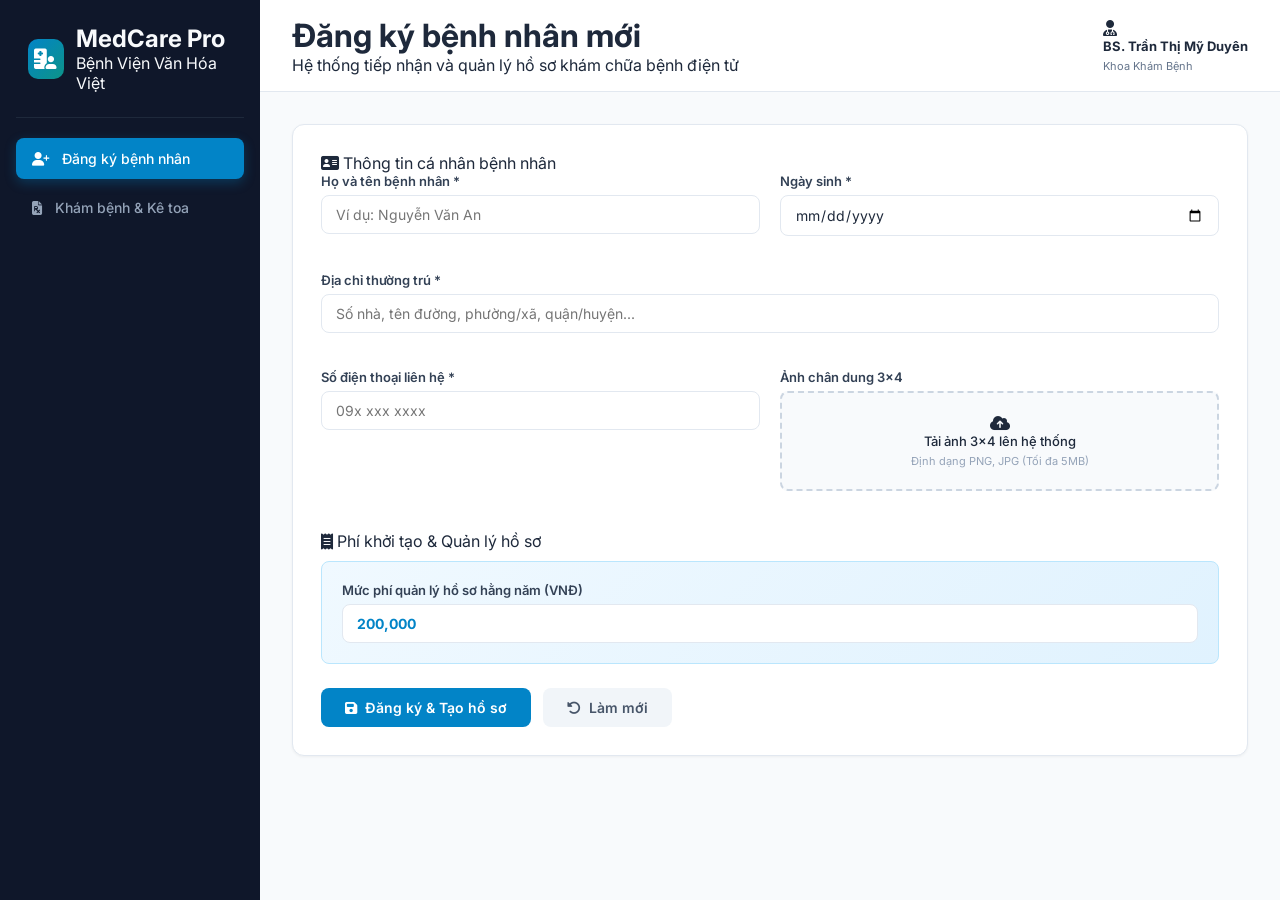
<file: LAB_6/QuanLyBenhVien/index.html>
<!DOCTYPE html>
<html lang="vi">
<head>
    <meta charset="UTF-8">
    <meta name="viewport" content="width=device-width, initial-scale=1.0">
    <title>Hệ Thống Quản Lý Bệnh Viện - MedCare Pro</title>
    <link href="https://fonts.googleapis.com/css2?family=Inter:wght@300;400;500;600;700&display=swap" rel="stylesheet">
    <link rel="stylesheet" href="https://cdnjs.cloudflare.com/ajax/libs/font-awesome/6.4.0/css/all.min.css">
    <link rel="stylesheet" href="css/style.css">
</head>
<body>

    <!-- Sidebar Navigation -->
    <aside class="sidebar">
        <div class="brand">
            <div class="brand-icon"><i class="fa-solid fa-hospital-user"></i></div>
            <div class="brand-text">
                <h2>MedCare Pro</h2>
                <p>Bệnh Viện Văn Hóa Việt</p>
            </div>
        </div>

        <ul class="nav-menu">
            <li>
                <a class="nav-link active" id="nav-dang-ky" onclick="switchTab('dang-ky')">
                    <i class="fa-solid fa-user-plus"></i>
                    <span>Đăng ký bệnh nhân</span>
                </a>
            </li>
            <li>
                <a class="nav-link" id="nav-kham-benh" onclick="switchTab('kham-benh')">
                    <i class="fa-solid fa-file-prescription"></i>
                    <span>Khám bệnh & Kê toa</span>
                </a>
            </li>
        </ul>
    </aside>

    <!-- Main Content Area -->
    <div class="main-wrapper">
        <header class="top-header">
            <div class="header-title">
                <h1 id="page-heading">Đăng ký bệnh nhân mới</h1>
                <p>Hệ thống tiếp nhận và quản lý hồ sơ khám chữa bệnh điện tử</p>
            </div>
            <div class="user-profile">
                <div class="avatar"><i class="fa-solid fa-user-doctor"></i></div>
                <div>
                    <strong style="font-size: 13px; display: block;">BS. Trần Thị Mỹ Duyên</strong>
                    <span style="font-size: 11px; color: var(--text-muted);">Khoa Khám Bệnh</span>
                </div>
            </div>
        </header>

        <main class="content-area">

            <!-- TAB 1: ĐĂNG KÝ BỆNH NHÂN -->
            <div id="tab-dang-ky" class="tab-content active">
                <div class="card-panel">
                    <div class="section-title">
                        <i class="fa-solid fa-address-card"></i> Thông tin cá nhân bệnh nhân
                    </div>

                    <form id="formPatient">
                        <div class="grid-2">
                            <div class="form-group">
                                <label for="fullName">Họ và tên bệnh nhân *</label>
                                <input type="text" id="fullName" class="form-control" placeholder="Ví dụ: Nguyễn Văn An" required>
                            </div>

                            <div class="form-group">
                                <label for="dob">Ngày sinh *</label>
                                <input type="date" id="dob" class="form-control" required>
                            </div>

                            <div class="form-group grid-full">
                                <label for="address">Địa chỉ thường trú *</label>
                                <input type="text" id="address" class="form-control" placeholder="Số nhà, tên đường, phường/xã, quận/huyện..." required>
                            </div>

                            <div class="form-group">
                                <label for="phone">Số điện thoại liên hệ *</label>
                                <input type="tel" id="phone" class="form-control" placeholder="09x xxx xxxx" required>
                            </div>

                            <div class="form-group">
                                <label>Ảnh chân dung 3x4</label>
                                <div class="file-upload-zone" onclick="document.getElementById('avatarInput').click()">
                                    <i class="fa-solid fa-cloud-arrow-up"></i>
                                    <p id="fileNameDisplay" style="font-size: 13px; font-weight: 500;">Tải ảnh 3x4 lên hệ thống</p>
                                    <span style="font-size: 11px; color: #94a3b8;">Định dạng PNG, JPG (Tối đa 5MB)</span>
                                    <input type="file" id="avatarInput" accept="image/*" style="display: none;" onchange="updateFileName(this)">
                                </div>
                            </div>
                        </div>

                        <div class="section-title" style="margin-top: 24px;">
                            <i class="fa-solid fa-receipt"></i> Phí khởi tạo & Quản lý hồ sơ
                        </div>

                        <div class="fee-card-highlight">
                            <div class="form-group" style="margin-bottom: 0;">
                                <label for="fee">Mức phí quản lý hồ sơ hằng năm (VNĐ)</label>
                                <input type="text" id="fee" class="form-control" value="200,000" style="font-weight: 700; color: var(--primary);">
                            </div>
                        </div>

                        <div class="btn-group">
                            <button type="submit" class="btn btn-primary"><i class="fa-solid fa-floppy-disk"></i> Đăng ký & Tạo hồ sơ</button>
                            <button type="reset" class="btn btn-secondary" onclick="resetForm()"><i class="fa-solid fa-rotate-left"></i> Làm mới</button>
                        </div>
                    </form>
                </div>
            </div>

            <!-- TAB 2: KHÁM BỆNH & TOA THUỐC -->
            <div id="tab-kham-benh" class="tab-content" style="display:none;">
                <div class="card-panel">
                    <div class="section-title">
                        <i class="fa-solid fa-stethoscope"></i> Thông tin đợt khám bệnh
                    </div>

                    <form id="formPrescription">
                        <div class="grid-2">
                            <div class="form-group">
                                <label for="patientSelect">Chọn bệnh nhân khám *</label>
                                <select id="patientSelect" class="form-control" required>
                                    <option value="">-- Chọn bệnh nhân --</option>
                                    <option value="1">Nguyễn Văn An (Mã HS: HS0001)</option>
                                    <option value="2">Trần Thị Bình (Mã HS: HS0002)</option>
                                    <option value="3">Lê Minh Khang (Mã HS: HS0003)</option>
                                </select>
                            </div>

                            <div class="form-group">
                                <label for="doctorSelect">Bác sĩ phụ trách *</label>
                                <select id="doctorSelect" class="form-control" required>
                                    <option value="1">BS. Nguyễn Hoàng Nam - Khoa Nội</option>
                                    <option value="2">BS. Trần Minh Tuấn - Khoa Ngoại</option>
                                    <option value="3">BS. Lê Thu Hà - Khoa Xét nghiệm</option>
                                </select>
                            </div>

                            <div class="form-group">
                                <label for="symptoms">Triệu chứng lâm sàng</label>
                                <input type="text" id="symptoms" class="form-control" placeholder="Đau đầu, sốt nhẹ, ho đờm...">
                            </div>

                            <div class="form-group">
                                <label for="diagnosis">Chẩn đoán / Kết luận *</label>
                                <input type="text" id="diagnosis" class="form-control" placeholder="Nhập kết luận bệnh..." required>
                            </div>
                        </div>

                        <div class="section-title" style="margin-top: 24px;">
                            <i class="fa-solid fa-pills"></i> Chỉ định & Kê toa thuốc
                        </div>

                        <div class="table-responsive">
                            <table class="custom-table">
                                <thead>
                                    <tr>
                                        <th style="width: 32%;">Tên thuốc</th>
                                        <th style="width: 15%;">Số lượng</th>
                                        <th style="width: 15%;">Số ngày</th>
                                        <th style="width: 28%;">Liều lượng & Cách dùng</th>
                                        <th style="width: 10%; text-align: center;">Thao tác</th>
                                    </tr>
                                </thead>
                                <tbody id="medTableBody">
                                    <tr>
                                        <td>
                                            <select class="form-control" required>
                                                <option value="1">Paracetamol 500mg (Viên)</option>
                                                <option value="2">Vitamin C 500mg (Viên)</option>
                                                <option value="3">Oresol (Gói)</option>
                                            </select>
                                        </td>
                                        <td><input type="number" class="form-control" min="1" value="6" required></td>
                                        <td><input type="number" class="form-control" min="1" value="3" required></td>
                                        <td><input type="text" class="form-control" value="Uống 1 viên x 2 lần/ngày sau ăn" required></td>
                                        <td style="text-align: center;"><button type="button" class="btn-danger-sm" onclick="removeRow(this)"><i class="fa-solid fa-trash"></i></button></td>
                                    </tr>
                                </tbody>
                            </table>
                        </div>

                        <button type="button" class="btn btn-success" style="margin-top: 12px;" onclick="addMedRow()">
                            <i class="fa-solid fa-plus"></i> Thêm thuốc vào đơn
                        </button>

                        <div class="btn-group">
                            <button type="submit" class="btn btn-primary"><i class="fa-solid fa-print"></i> Lưu & In đơn thuốc</button>
                            <button type="reset" class="btn btn-secondary"><i class="fa-solid fa-rotate-left"></i> Hoàn tác</button>
                        </div>
                    </form>
                </div>
            </div>

        </main>
    </div>

    <script src="js/main.js"></script>
</body>
</html>
</file>
<file: LAB_6/QuanLyBenhVien/css/style.css>
:root {
    --primary: #0284c7;
    --primary-hover: #0369a1;
    --primary-light: #e0f2fe;
    --secondary: #0d9488;
    --bg-body: #f8fafc;
    --bg-card: #ffffff;
    --text-main: #1e293b;
    --text-muted: #64748b;
    --border-color: #e2e8f0;
    --success: #10b981;
    --danger: #ef4444;
    --radius-lg: 12px;
    --radius-md: 8px;
    --shadow-sm: 0 1px 3px rgba(0,0,0,0.05);
}

* {
    box-sizing: border-box;
    margin: 0;
    padding: 0;
    font-family: 'Inter', sans-serif;
}

body {
    background-color: var(--bg-body);
    color: var(--text-main);
    display: flex;
    min-height: 100vh;
}

.sidebar {
    width: 260px;
    background-color: #0f172a;
    color: #f8fafc;
    display: flex;
    flex-direction: column;
    padding: 24px 16px;
    position: fixed;
    height: 100vh;
    z-index: 100;
}

.brand {
    display: flex;
    align-items: center;
    gap: 12px;
    padding: 0 12px 24px 12px;
    border-bottom: 1px solid #1e293b;
    margin-bottom: 20px;
}

.brand-icon {
    background: linear-gradient(135deg, #0284c7, #0d9488);
    width: 40px;
    height: 40px;
    border-radius: 10px;
    display: flex;
    align-items: center;
    justify-content: center;
    font-size: 20px;
    color: white;
}

.nav-menu {
    display: flex;
    flex-direction: column;
    gap: 8px;
    list-style: none;
}

.nav-link {
    display: flex;
    align-items: center;
    gap: 12px;
    padding: 12px 16px;
    border-radius: var(--radius-md);
    color: #94a3b8;
    text-decoration: none;
    font-size: 14px;
    font-weight: 500;
    cursor: pointer;
    transition: all 0.2s ease;
}

.nav-link:hover, .nav-link.active {
    background-color: rgba(255, 255, 255, 0.08);
    color: #ffffff;
}

.nav-link.active {
    background: var(--primary);
    color: white;
    box-shadow: 0 4px 12px rgba(2, 132, 199, 0.3);
}

.main-wrapper {
    margin-left: 260px;
    flex: 1;
    display: flex;
    flex-direction: column;
}

.top-header {
    background-color: var(--bg-card);
    border-bottom: 1px solid var(--border-color);
    padding: 16px 32px;
    display: flex;
    justify-content: space-between;
    align-items: center;
    position: sticky;
    top: 0;
    z-index: 90;
}

.content-area {
    padding: 32px;
    max-width: 1200px;
    width: 100%;
    margin: 0 auto;
}

.card-panel {
    background-color: var(--bg-card);
    border-radius: var(--radius-lg);
    border: 1px solid var(--border-color);
    box-shadow: var(--shadow-sm);
    padding: 28px;
    margin-bottom: 24px;
}

.grid-2 {
    display: grid;
    grid-template-columns: repeat(2, 1fr);
    gap: 20px;
}

.grid-full {
    grid-column: span 2;
}

.form-group {
    display: flex;
    flex-direction: column;
    gap: 6px;
    margin-bottom: 16px;
}

.form-group label {
    font-size: 13px;
    font-weight: 600;
    color: #334155;
}

.form-control {
    width: 100%;
    padding: 10px 14px;
    border: 1px solid var(--border-color);
    border-radius: var(--radius-md);
    font-size: 14px;
    color: var(--text-main);
    background-color: #fff;
}

.form-control:focus {
    outline: none;
    border-color: var(--primary);
    box-shadow: 0 0 0 3px var(--primary-light);
}

.file-upload-zone {
    border: 2px dashed #cbd5e1;
    border-radius: var(--radius-md);
    padding: 20px;
    text-align: center;
    background-color: #f8fafc;
    cursor: pointer;
}

.fee-card-highlight {
    background: linear-gradient(135deg, #f0f9ff, #e0f2fe);
    border: 1px solid #bae6fd;
    border-radius: var(--radius-md);
    padding: 20px;
    margin-top: 10px;
}

.custom-table {
    width: 100%;
    border-collapse: collapse;
    font-size: 14px;
}

.custom-table th {
    background-color: #f1f5f9;
    color: #475569;
    font-weight: 600;
    padding: 12px 14px;
    text-align: left;
    border-bottom: 2px solid var(--border-color);
}

.custom-table td {
    padding: 12px 14px;
    border-bottom: 1px solid var(--border-color);
}

.btn-group {
    display: flex;
    gap: 12px;
    margin-top: 24px;
}

.btn {
    display: inline-flex;
    align-items: center;
    gap: 8px;
    padding: 11px 24px;
    font-size: 14px;
    font-weight: 600;
    border-radius: var(--radius-md);
    cursor: pointer;
    border: none;
}

.btn-primary { background-color: var(--primary); color: white; }
.btn-secondary { background-color: #f1f5f9; color: #475569; }
.btn-success { background-color: var(--secondary); color: white; }
.btn-danger-sm { background-color: #fee2e2; color: var(--danger); border: none; padding: 6px 12px; border-radius: 6px; cursor: pointer; }
</file>
